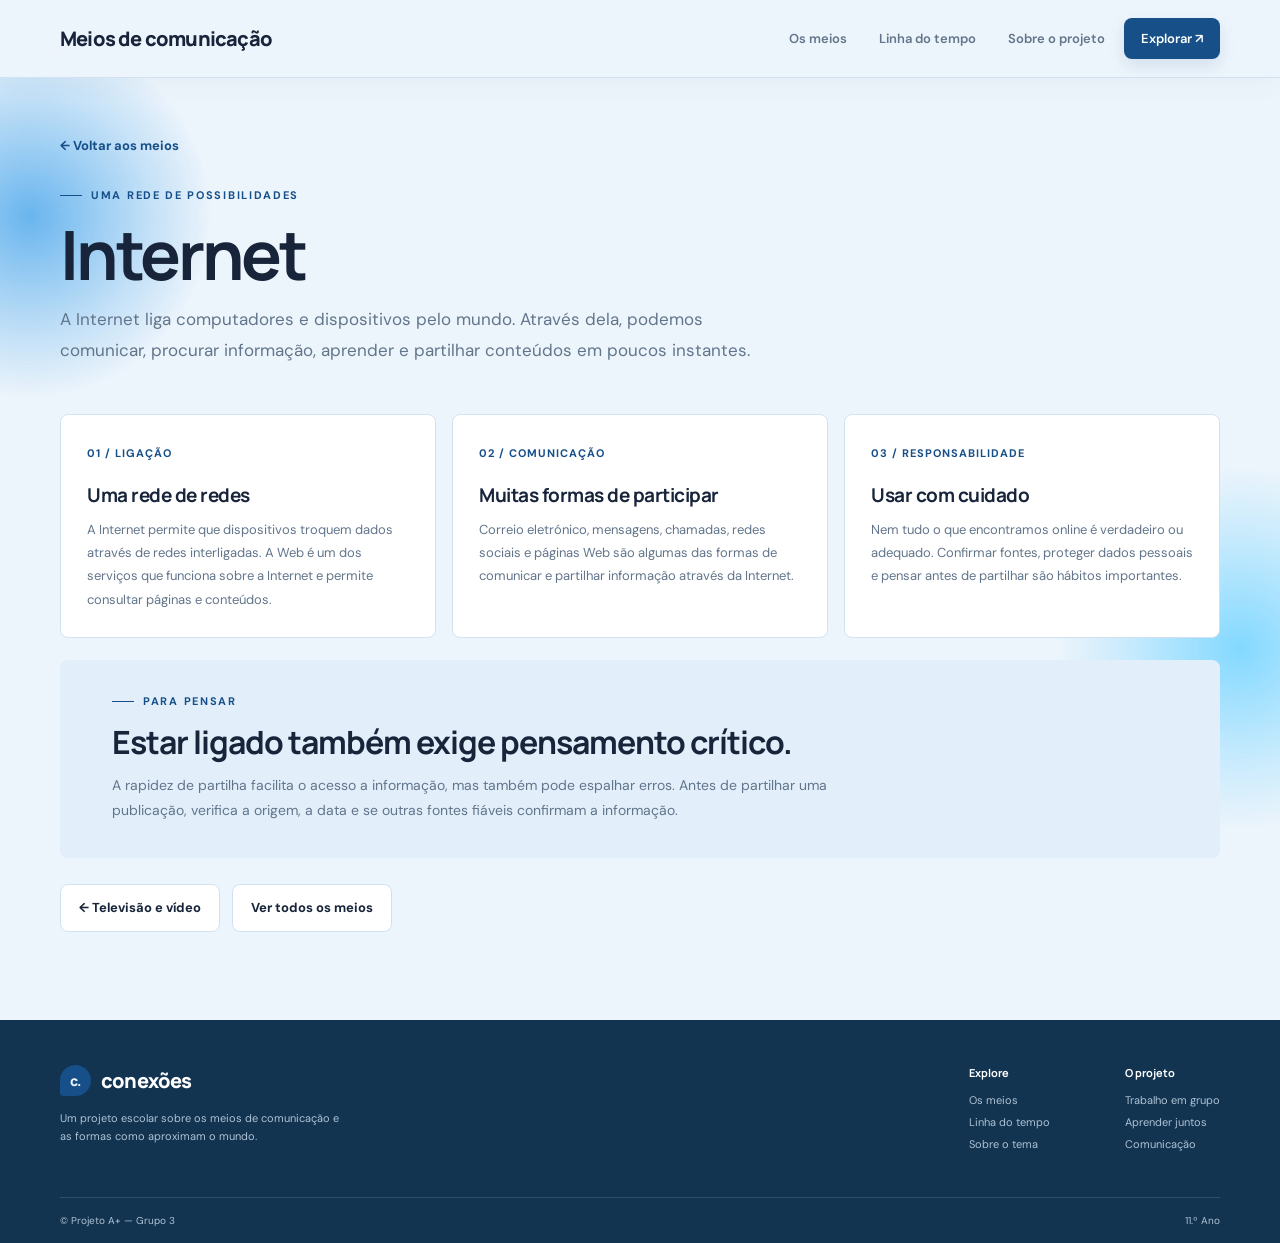
<file: internet.html>
<!DOCTYPE html>
<html lang="pt">
<head>
	<meta charset="UTF-8">
	<meta name="viewport" content="width=device-width, initial-scale=1.0">
	<meta name="description" content="Descobre como a Internet liga pessoas, serviços e informação.">
	<title>Internet | Meios de comunicação</title>
	<link rel="preconnect" href="https://fonts.googleapis.com">
	<link rel="preconnect" href="https://fonts.gstatic.com" crossorigin>
	<link href="https://fonts.googleapis.com/css2?family=DM+Sans:wght@400;500;600;700&family=Manrope:wght@400;500;600;700;800&display=swap" rel="stylesheet">
	<link rel="stylesheet" href="layout.css">
	<script src="script.js" defer></script>
</head>
<body>
	<a class="skip-link" href="#conteudo">Saltar para o conteúdo</a>
	<header class="site-header">
		<a class="logo" href="index.html#inicio">Meios de comunicação</a>
		<button class="menu-toggle" type="button" aria-expanded="false" aria-controls="main-navigation" aria-label="Abrir menu">
			<span></span><span></span><span></span>
		</button>
		<nav class="main-nav" id="main-navigation" aria-label="Navegação principal">
			<a href="index.html#meios">Os meios</a>
			<a href="index.html#historia">Linha do tempo</a>
			<a href="index.html#projeto">Sobre o projeto</a>
			<a class="nav-button" href="index.html#meios">Explorar <span aria-hidden="true">↗</span></a>
		</nav>
	</header>
	<main id="conteudo">
		<section class="detail-hero section-wrap">
			<a class="back-link" href="index.html#meios">← Voltar aos meios</a>
			<p class="eyebrow">Uma rede de possibilidades</p>
			<h1>Internet</h1>
			<p class="detail-lead">A Internet liga computadores e dispositivos pelo mundo. Através dela, podemos comunicar, procurar informação, aprender e partilhar conteúdos em poucos instantes.</p>
		</section>
		<section class="detail-content section-wrap" aria-label="Sobre a Internet">
			<div class="detail-grid">
				<article class="detail-panel"><span class="detail-number">01 / LIGAÇÃO</span><h2>Uma rede de redes</h2><p>A Internet permite que dispositivos troquem dados através de redes interligadas. A Web é um dos serviços que funciona sobre a Internet e permite consultar páginas e conteúdos.</p></article>
				<article class="detail-panel"><span class="detail-number">02 / COMUNICAÇÃO</span><h2>Muitas formas de participar</h2><p>Correio eletrónico, mensagens, chamadas, redes sociais e páginas Web são algumas das formas de comunicar e partilhar informação através da Internet.</p></article>
				<article class="detail-panel"><span class="detail-number">03 / RESPONSABILIDADE</span><h2>Usar com cuidado</h2><p>Nem tudo o que encontramos online é verdadeiro ou adequado. Confirmar fontes, proteger dados pessoais e pensar antes de partilhar são hábitos importantes.</p></article>
			</div>
			<aside class="detail-callout">
				<p class="eyebrow">Para pensar</p>
				<h2>Estar ligado também exige pensamento crítico.</h2>
				<p>A rapidez de partilha facilita o acesso a informação, mas também pode espalhar erros. Antes de partilhar uma publicação, verifica a origem, a data e se outras fontes fiáveis confirmam a informação.</p>
			</aside>
			<nav class="detail-navigation" aria-label="Explorar outras páginas">
				<a class="button" href="televisao-video.html">← Televisão e vídeo</a>
				<a class="button" href="index.html#meios">Ver todos os meios</a>
			</nav>
		</section>
	</main>
	<footer class="site-footer">
		<div class="footer-main section-wrap">
			<div class="footer-about"><a class="logo footer-logo" href="index.html#inicio"><span class="logo-mark">c.</span> conexões</a><p>Um projeto escolar sobre os meios de comunicação e as formas como aproximam o mundo.</p></div>
			<div class="footer-links">
				<div><h2>Explore</h2><a href="index.html#meios">Os meios</a><a href="index.html#historia">Linha do tempo</a><a href="index.html#projeto">Sobre o tema</a></div>
				<div><h2>O projeto</h2><a href="index.html#inicio">Trabalho em grupo</a><a href="index.html#meios">Aprender juntos</a><a href="index.html#projeto">Comunicação</a></div>
			</div>
		</div>
		<div class="footer-bottom section-wrap"><span>© Projeto A+ — Grupo 3</span><span>11.º Ano</span></div>
	</footer>
</body>
</html>
</file>
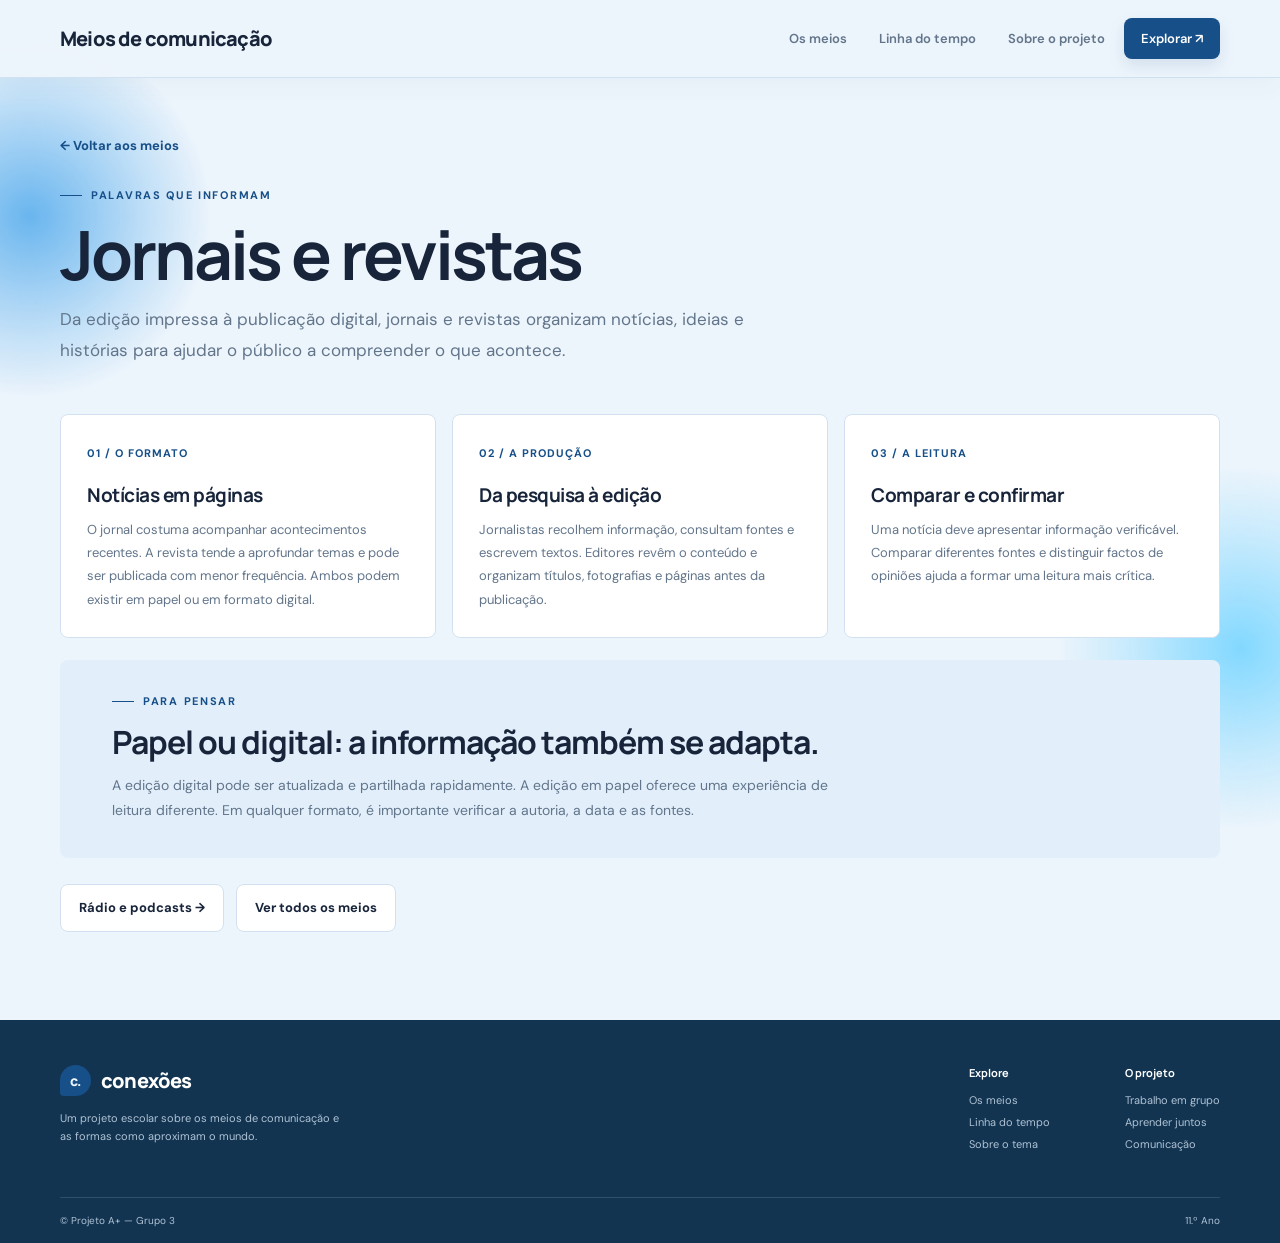
<file: jornais-revistas.html>
<!DOCTYPE html>
<html lang="pt">
<head>
	<meta charset="UTF-8">
	<meta name="viewport" content="width=device-width, initial-scale=1.0">
	<meta name="description" content="Descobre como os jornais e as revistas informam e contam histórias.">
	<title>Jornais e revistas | Meios de comunicação</title>
	<link rel="preconnect" href="https://fonts.googleapis.com">
	<link rel="preconnect" href="https://fonts.gstatic.com" crossorigin>
	<link href="https://fonts.googleapis.com/css2?family=DM+Sans:wght@400;500;600;700&family=Manrope:wght@400;500;600;700;800&display=swap" rel="stylesheet">
	<link rel="stylesheet" href="layout.css">
	<script src="script.js" defer></script>
</head>
<body>
	<a class="skip-link" href="#conteudo">Saltar para o conteúdo</a>
	<header class="site-header">
		<a class="logo" href="index.html#inicio">Meios de comunicação</a>
		<button class="menu-toggle" type="button" aria-expanded="false" aria-controls="main-navigation" aria-label="Abrir menu">
			<span></span><span></span><span></span>
		</button>
		<nav class="main-nav" id="main-navigation" aria-label="Navegação principal">
			<a href="index.html#meios">Os meios</a>
			<a href="index.html#historia">Linha do tempo</a>
			<a href="index.html#projeto">Sobre o projeto</a>
			<a class="nav-button" href="index.html#meios">Explorar <span aria-hidden="true">↗</span></a>
		</nav>
	</header>
	<main id="conteudo">
		<section class="detail-hero section-wrap">
			<a class="back-link" href="index.html#meios">← Voltar aos meios</a>
			<p class="eyebrow">Palavras que informam</p>
			<h1>Jornais e revistas</h1>
			<p class="detail-lead">Da edição impressa à publicação digital, jornais e revistas organizam notícias, ideias e histórias para ajudar o público a compreender o que acontece.</p>
		</section>
		<section class="detail-content section-wrap" aria-label="Sobre jornais e revistas">
			<div class="detail-grid">
				<article class="detail-panel"><span class="detail-number">01 / O FORMATO</span><h2>Notícias em páginas</h2><p>O jornal costuma acompanhar acontecimentos recentes. A revista tende a aprofundar temas e pode ser publicada com menor frequência. Ambos podem existir em papel ou em formato digital.</p></article>
				<article class="detail-panel"><span class="detail-number">02 / A PRODUÇÃO</span><h2>Da pesquisa à edição</h2><p>Jornalistas recolhem informação, consultam fontes e escrevem textos. Editores revêm o conteúdo e organizam títulos, fotografias e páginas antes da publicação.</p></article>
				<article class="detail-panel"><span class="detail-number">03 / A LEITURA</span><h2>Comparar e confirmar</h2><p>Uma notícia deve apresentar informação verificável. Comparar diferentes fontes e distinguir factos de opiniões ajuda a formar uma leitura mais crítica.</p></article>
			</div>
			<aside class="detail-callout">
				<p class="eyebrow">Para pensar</p>
				<h2>Papel ou digital: a informação também se adapta.</h2>
				<p>A edição digital pode ser atualizada e partilhada rapidamente. A edição em papel oferece uma experiência de leitura diferente. Em qualquer formato, é importante verificar a autoria, a data e as fontes.</p>
			</aside>
			<nav class="detail-navigation" aria-label="Explorar outras páginas">
				<a class="button" href="radio-podcasts.html">Rádio e podcasts →</a>
				<a class="button" href="index.html#meios">Ver todos os meios</a>
			</nav>
		</section>
	</main>
	<footer class="site-footer">
		<div class="footer-main section-wrap">
			<div class="footer-about"><a class="logo footer-logo" href="index.html#inicio"><span class="logo-mark">c.</span> conexões</a><p>Um projeto escolar sobre os meios de comunicação e as formas como aproximam o mundo.</p></div>
			<div class="footer-links">
				<div><h2>Explore</h2><a href="index.html#meios">Os meios</a><a href="index.html#historia">Linha do tempo</a><a href="index.html#projeto">Sobre o tema</a></div>
				<div><h2>O projeto</h2><a href="index.html#inicio">Trabalho em grupo</a><a href="index.html#meios">Aprender juntos</a><a href="index.html#projeto">Comunicação</a></div>
			</div>
		</div>
		<div class="footer-bottom section-wrap"><span>© Projeto A+ — Grupo 3</span><span>11.º Ano</span></div>
	</footer>
</body>
</html>
</file>
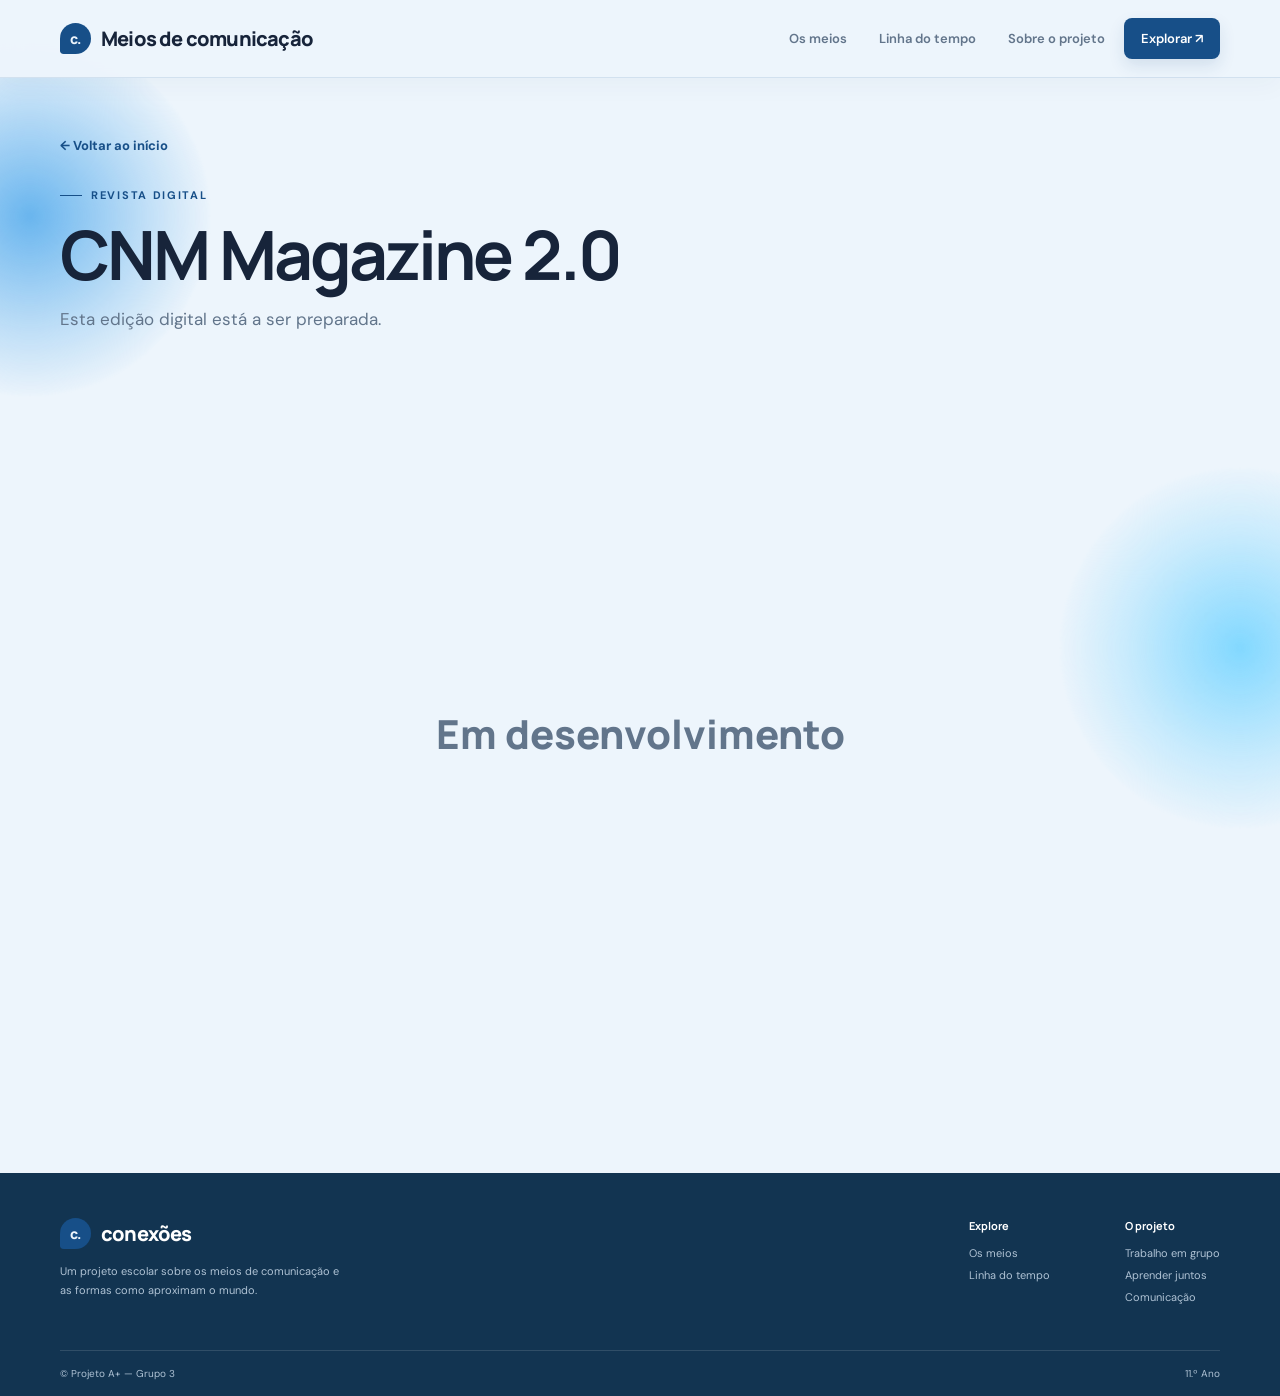
<file: Magazine 2.0.html>
<!DOCTYPE html>
<html lang="pt">
<head>
	<meta charset="UTF-8">
	<meta name="viewport" content="width=device-width, initial-scale=1.0">
	<meta name="description" content="CNM Magazine 2.0 — revista digital em desenvolvimento.">
	<title>CNM Magazine 2.0</title>
	<link rel="preconnect" href="https://fonts.googleapis.com">
	<link rel="preconnect" href="https://fonts.gstatic.com" crossorigin>
	<link href="https://fonts.googleapis.com/css2?family=DM+Sans:wght@400;500;600;700&family=Manrope:wght@400;500;600;700;800&display=swap" rel="stylesheet">
	<link rel="stylesheet" href="layout.css">
	<script src="script.js" defer></script>
</head>
<body>
	<a class="skip-link" href="#conteudo">Saltar para o conteúdo</a>
	<header class="site-header">
		<a class="logo" href="index.html#inicio"><span class="logo-mark" aria-hidden="true">c.</span>Meios de comunicação</a>
		<button class="menu-toggle" type="button" aria-expanded="false" aria-controls="main-navigation" aria-label="Abrir menu">
			<span></span><span></span><span></span>
		</button>
		<nav class="main-nav" id="main-navigation" aria-label="Navegação principal">
			<a href="index.html#meios">Os meios</a>
			<a href="index.html#historia">Linha do tempo</a>
			<a href="index.html#projeto">Sobre o projeto</a>
			<a class="nav-button" href="index.html#meios">Explorar <span aria-hidden="true">↗</span></a>
		</nav>
	</header>
	<main id="conteudo">
		<section class="detail-hero section-wrap">
			<a class="back-link" href="index.html#inicio">← Voltar ao início</a>
			<p class="eyebrow">Revista digital</p>
			<h1>CNM Magazine 2.0</h1>
			<p class="detail-lead">Esta edição digital está a ser preparada.</p>
		</section>
		<section class="book-reader-wrap section-wrap" aria-label="CNM Magazine 2.0">
			<div class="magazine-placeholder" role="status">Em desenvolvimento</div>
		</section>
	</main>
	<footer class="site-footer">
		<div class="footer-main section-wrap">
			<div class="footer-about"><a class="logo footer-logo" href="index.html#inicio"><span class="logo-mark">c.</span> conexões</a><p>Um projeto escolar sobre os meios de comunicação e as formas como aproximam o mundo.</p></div>
			<div class="footer-links">
				<div><h2>Explore</h2><a href="index.html#meios">Os meios</a><a href="index.html#historia">Linha do tempo</a></div>
				<div><h2>O projeto</h2><a href="index.html#inicio">Trabalho em grupo</a><a href="index.html#meios">Aprender juntos</a><a href="index.html#projeto">Comunicação</a></div>
			</div>
		</div>
		<div class="footer-bottom section-wrap"><span>© Projeto A+ — Grupo 3</span><span>11.º Ano</span></div>
	</footer>
</body>
</html>
</file>
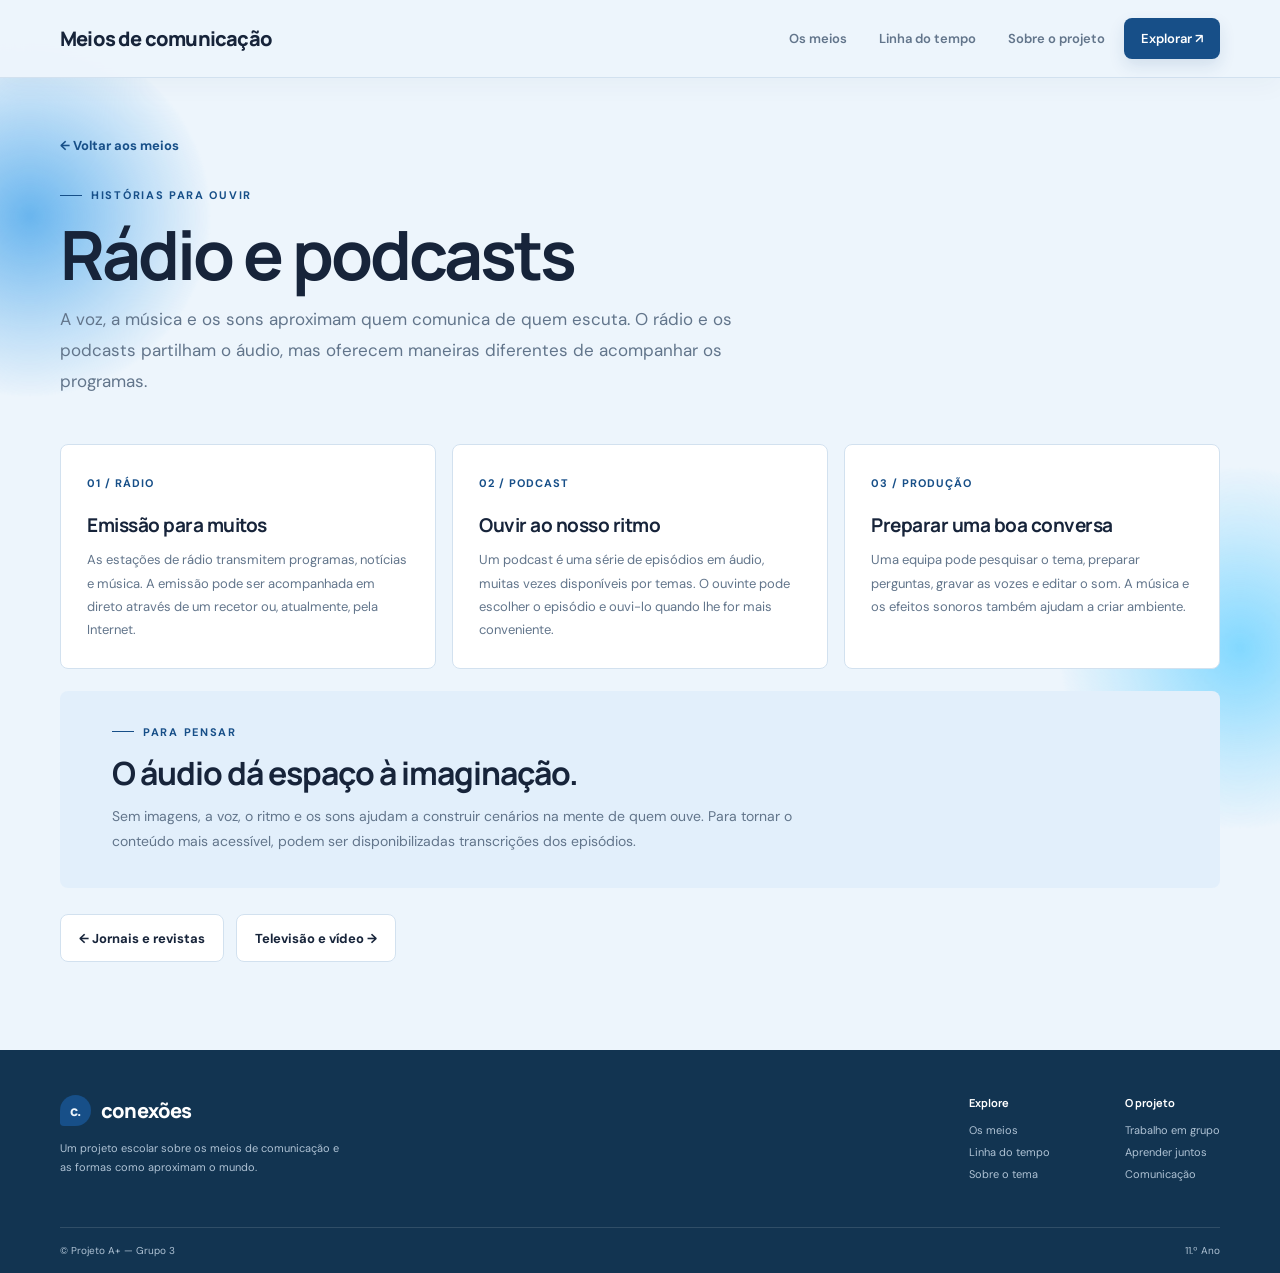
<file: radio-podcasts.html>
<!DOCTYPE html>
<html lang="pt">
<head>
	<meta charset="UTF-8">
	<meta name="viewport" content="width=device-width, initial-scale=1.0">
	<meta name="description" content="Descobre as diferenças entre rádio e podcasts e como comunicam através do som.">
	<title>Rádio e podcasts | Meios de comunicação</title>
	<link rel="preconnect" href="https://fonts.googleapis.com">
	<link rel="preconnect" href="https://fonts.gstatic.com" crossorigin>
	<link href="https://fonts.googleapis.com/css2?family=DM+Sans:wght@400;500;600;700&family=Manrope:wght@400;500;600;700;800&display=swap" rel="stylesheet">
	<link rel="stylesheet" href="layout.css">
	<script src="script.js" defer></script>
</head>
<body>
	<a class="skip-link" href="#conteudo">Saltar para o conteúdo</a>
	<header class="site-header">
		<a class="logo" href="index.html#inicio">Meios de comunicação</a>
		<button class="menu-toggle" type="button" aria-expanded="false" aria-controls="main-navigation" aria-label="Abrir menu">
			<span></span><span></span><span></span>
		</button>
		<nav class="main-nav" id="main-navigation" aria-label="Navegação principal">
			<a href="index.html#meios">Os meios</a>
			<a href="index.html#historia">Linha do tempo</a>
			<a href="index.html#projeto">Sobre o projeto</a>
			<a class="nav-button" href="index.html#meios">Explorar <span aria-hidden="true">↗</span></a>
		</nav>
	</header>
	<main id="conteudo">
		<section class="detail-hero section-wrap">
			<a class="back-link" href="index.html#meios">← Voltar aos meios</a>
			<p class="eyebrow">Histórias para ouvir</p>
			<h1>Rádio e podcasts</h1>
			<p class="detail-lead">A voz, a música e os sons aproximam quem comunica de quem escuta. O rádio e os podcasts partilham o áudio, mas oferecem maneiras diferentes de acompanhar os programas.</p>
		</section>
		<section class="detail-content section-wrap" aria-label="Sobre rádio e podcasts">
			<div class="detail-grid">
				<article class="detail-panel"><span class="detail-number">01 / RÁDIO</span><h2>Emissão para muitos</h2><p>As estações de rádio transmitem programas, notícias e música. A emissão pode ser acompanhada em direto através de um recetor ou, atualmente, pela Internet.</p></article>
				<article class="detail-panel"><span class="detail-number">02 / PODCAST</span><h2>Ouvir ao nosso ritmo</h2><p>Um podcast é uma série de episódios em áudio, muitas vezes disponíveis por temas. O ouvinte pode escolher o episódio e ouvi-lo quando lhe for mais conveniente.</p></article>
				<article class="detail-panel"><span class="detail-number">03 / PRODUÇÃO</span><h2>Preparar uma boa conversa</h2><p>Uma equipa pode pesquisar o tema, preparar perguntas, gravar as vozes e editar o som. A música e os efeitos sonoros também ajudam a criar ambiente.</p></article>
			</div>
			<aside class="detail-callout">
				<p class="eyebrow">Para pensar</p>
				<h2>O áudio dá espaço à imaginação.</h2>
				<p>Sem imagens, a voz, o ritmo e os sons ajudam a construir cenários na mente de quem ouve. Para tornar o conteúdo mais acessível, podem ser disponibilizadas transcrições dos episódios.</p>
			</aside>
			<nav class="detail-navigation" aria-label="Explorar outras páginas">
				<a class="button" href="jornais-revistas.html">← Jornais e revistas</a>
				<a class="button" href="televisao-video.html">Televisão e vídeo →</a>
			</nav>
		</section>
	</main>
	<footer class="site-footer">
		<div class="footer-main section-wrap">
			<div class="footer-about"><a class="logo footer-logo" href="index.html#inicio"><span class="logo-mark">c.</span> conexões</a><p>Um projeto escolar sobre os meios de comunicação e as formas como aproximam o mundo.</p></div>
			<div class="footer-links">
				<div><h2>Explore</h2><a href="index.html#meios">Os meios</a><a href="index.html#historia">Linha do tempo</a><a href="index.html#projeto">Sobre o tema</a></div>
				<div><h2>O projeto</h2><a href="index.html#inicio">Trabalho em grupo</a><a href="index.html#meios">Aprender juntos</a><a href="index.html#projeto">Comunicação</a></div>
			</div>
		</div>
		<div class="footer-bottom section-wrap"><span>© Projeto A+ — Grupo 3</span><span>11.º Ano</span></div>
	</footer>
</body>
</html>
</file>
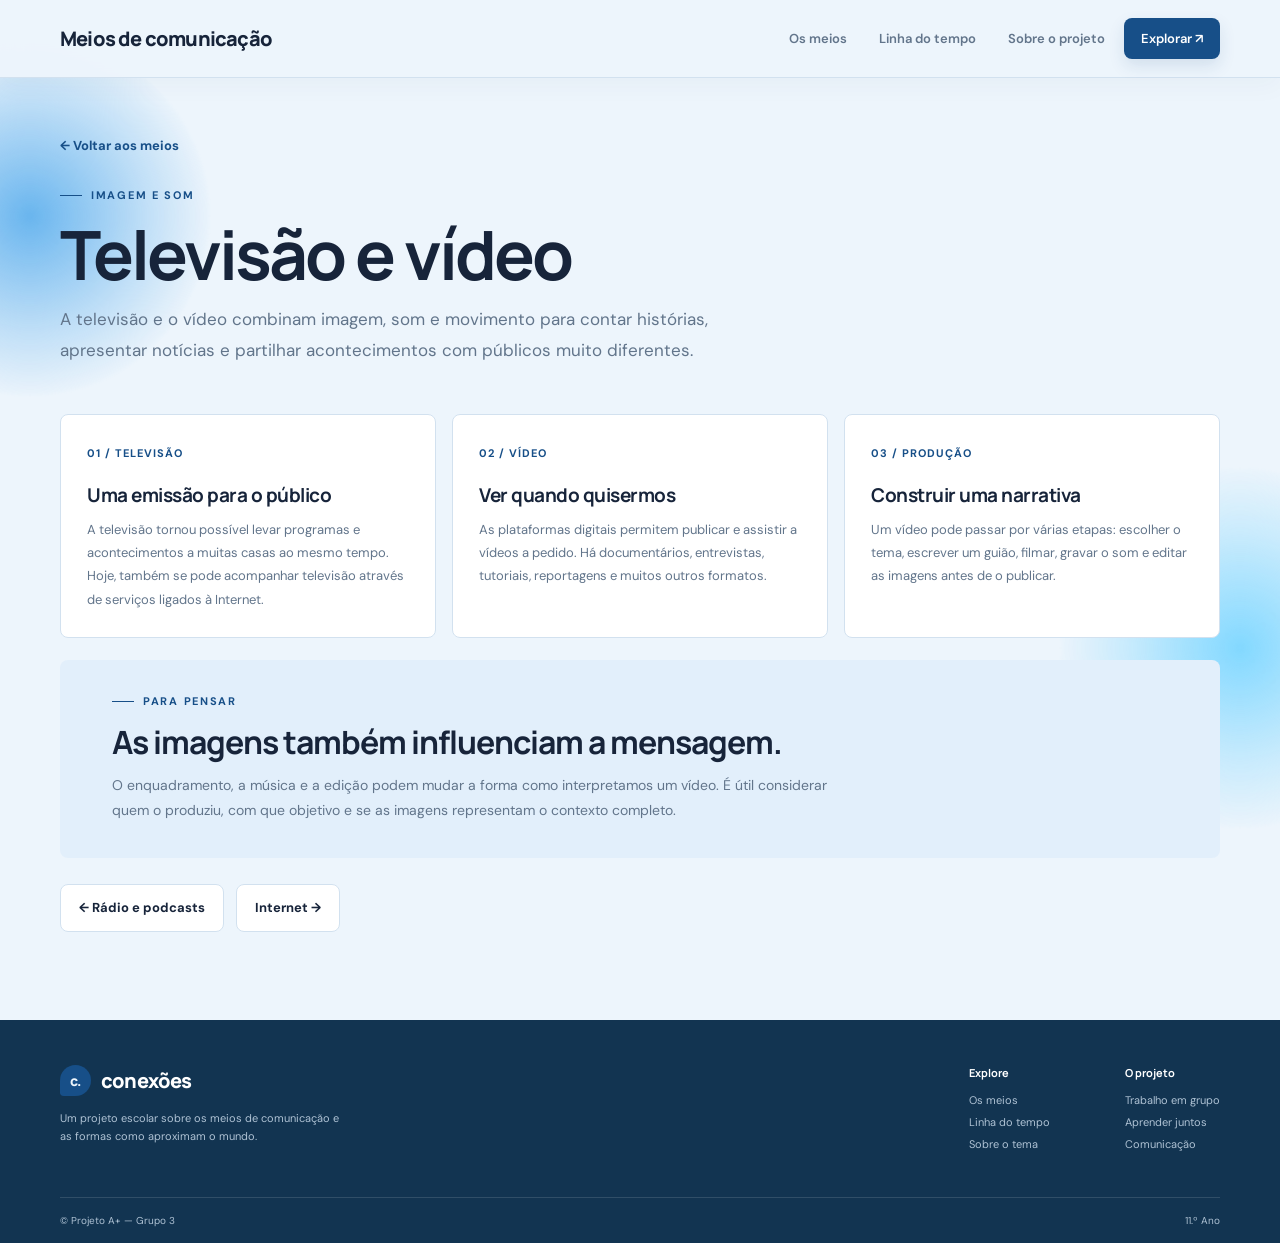
<file: televisao-video.html>
<!DOCTYPE html>
<html lang="pt">
<head>
	<meta charset="UTF-8">
	<meta name="viewport" content="width=device-width, initial-scale=1.0">
	<meta name="description" content="Descobre como a televisão e o vídeo combinam imagem e som para comunicar.">
	<title>Televisão e vídeo | Meios de comunicação</title>
	<link rel="preconnect" href="https://fonts.googleapis.com">
	<link rel="preconnect" href="https://fonts.gstatic.com" crossorigin>
	<link href="https://fonts.googleapis.com/css2?family=DM+Sans:wght@400;500;600;700&family=Manrope:wght@400;500;600;700;800&display=swap" rel="stylesheet">
	<link rel="stylesheet" href="layout.css">
	<script src="script.js" defer></script>
</head>
<body>
	<a class="skip-link" href="#conteudo">Saltar para o conteúdo</a>
	<header class="site-header">
		<a class="logo" href="index.html#inicio">Meios de comunicação</a>
		<button class="menu-toggle" type="button" aria-expanded="false" aria-controls="main-navigation" aria-label="Abrir menu">
			<span></span><span></span><span></span>
		</button>
		<nav class="main-nav" id="main-navigation" aria-label="Navegação principal">
			<a href="index.html#meios">Os meios</a>
			<a href="index.html#historia">Linha do tempo</a>
			<a href="index.html#projeto">Sobre o projeto</a>
			<a class="nav-button" href="index.html#meios">Explorar <span aria-hidden="true">↗</span></a>
		</nav>
	</header>
	<main id="conteudo">
		<section class="detail-hero section-wrap">
			<a class="back-link" href="index.html#meios">← Voltar aos meios</a>
			<p class="eyebrow">Imagem e som</p>
			<h1>Televisão e vídeo</h1>
			<p class="detail-lead">A televisão e o vídeo combinam imagem, som e movimento para contar histórias, apresentar notícias e partilhar acontecimentos com públicos muito diferentes.</p>
		</section>
		<section class="detail-content section-wrap" aria-label="Sobre televisão e vídeo">
			<div class="detail-grid">
				<article class="detail-panel"><span class="detail-number">01 / TELEVISÃO</span><h2>Uma emissão para o público</h2><p>A televisão tornou possível levar programas e acontecimentos a muitas casas ao mesmo tempo. Hoje, também se pode acompanhar televisão através de serviços ligados à Internet.</p></article>
				<article class="detail-panel"><span class="detail-number">02 / VÍDEO</span><h2>Ver quando quisermos</h2><p>As plataformas digitais permitem publicar e assistir a vídeos a pedido. Há documentários, entrevistas, tutoriais, reportagens e muitos outros formatos.</p></article>
				<article class="detail-panel"><span class="detail-number">03 / PRODUÇÃO</span><h2>Construir uma narrativa</h2><p>Um vídeo pode passar por várias etapas: escolher o tema, escrever um guião, filmar, gravar o som e editar as imagens antes de o publicar.</p></article>
			</div>
			<aside class="detail-callout">
				<p class="eyebrow">Para pensar</p>
				<h2>As imagens também influenciam a mensagem.</h2>
				<p>O enquadramento, a música e a edição podem mudar a forma como interpretamos um vídeo. É útil considerar quem o produziu, com que objetivo e se as imagens representam o contexto completo.</p>
			</aside>
			<nav class="detail-navigation" aria-label="Explorar outras páginas">
				<a class="button" href="radio-podcasts.html">← Rádio e podcasts</a>
				<a class="button" href="internet.html">Internet →</a>
			</nav>
		</section>
	</main>
	<footer class="site-footer">
		<div class="footer-main section-wrap">
			<div class="footer-about"><a class="logo footer-logo" href="index.html#inicio"><span class="logo-mark">c.</span> conexões</a><p>Um projeto escolar sobre os meios de comunicação e as formas como aproximam o mundo.</p></div>
			<div class="footer-links">
				<div><h2>Explore</h2><a href="index.html#meios">Os meios</a><a href="index.html#historia">Linha do tempo</a><a href="index.html#projeto">Sobre o tema</a></div>
				<div><h2>O projeto</h2><a href="index.html#inicio">Trabalho em grupo</a><a href="index.html#meios">Aprender juntos</a><a href="index.html#projeto">Comunicação</a></div>
			</div>
		</div>
		<div class="footer-bottom section-wrap"><span>© Projeto A+ — Grupo 3</span><span>11.º Ano</span></div>
	</footer>
</body>
</html>
</file>
<file: layout.css>
:root {
	--paper: #edf5fc;
	--ink: #17243a;
	--muted: #62758b;
	--green: #174f88;
	--lime: #82d8ff;
	--line: #d2e1ef;
	--white: #fff;
	--serif: Georgia, "Times New Roman", serif;
}

* { box-sizing: border-box; }
html { scroll-behavior: smooth; scroll-padding-top: 92px; }
body {
	margin: 0;
	color: var(--ink);
	background: var(--paper);
	font-family: "DM Sans", sans-serif;
	-webkit-font-smoothing: antialiased;
}
body::before,
body::after {
	position: fixed;
	z-index: -1;
	border-radius: 50%;
	filter: blur(1px);
	pointer-events: none;
	content: "";
}
body::before {
	top: 4%;
	left: -150px;
	width: 360px;
	height: 360px;
	background: radial-gradient(circle, #69b5ee 0, #69b5ee55 46%, transparent 72%);
	animation: ambient-orbit 16s ease-in-out infinite alternate;
}
body::after {
	right: -140px;
	bottom: 8%;
	width: 360px;
	height: 360px;
	background: radial-gradient(circle, #82d8ff 0, #82d8ff55 45%, transparent 72%);
	animation: ambient-orbit 20s ease-in-out infinite alternate-reverse;
}
@keyframes ambient-orbit {
	from { transform: translate3d(0, 0, 0) scale(.92); }
	to { transform: translate3d(38px, -32px, 0) scale(1.08); }
}
a { color: inherit; text-decoration: none; }
img { max-width: 100%; }
.section-wrap { width: min(1160px, calc(100% - 48px)); margin-inline: auto; }
.skip-link {
	position: absolute;
	top: 10px;
	left: 10px;
	z-index: 20;
	padding: 10px 14px;
	transform: translateY(-160%);
	border-radius: 5px;
	color: var(--white);
	background: var(--green);
	font-size: 13px;
	font-weight: 700;
}
.skip-link:focus { transform: translateY(0); }
:focus-visible { outline: 3px solid #e29b26; outline-offset: 4px; }
.sr-only {
	position: absolute;
	width: 1px;
	height: 1px;
	padding: 0;
	margin: -1px;
	overflow: hidden;
	clip: rect(0, 0, 0, 0);
	white-space: nowrap;
	border: 0;
}

.dilemma-dialog {
	width: min(1080px, calc(100vw - 32px));
	max-width: none;
	max-height: calc(100vh - 32px);
	padding: 0;
	overflow: hidden;
	border: 1px solid #ffffff70;
	border-radius: 18px;
	background: var(--white);
	box-shadow: 0 30px 90px #091d3880;
}
.dilemma-dialog[open] { animation: dilemma-enter .45s cubic-bezier(.2,.75,.25,1) both; }
.dilemma-dialog::backdrop { background: #091d38b8; backdrop-filter: blur(8px); }
@keyframes dilemma-enter {
	from { opacity: 0; transform: translateY(24px) scale(.96); }
	to { opacity: 1; transform: translateY(0) scale(1); }
}
.dilemma-shell { position: relative; display: grid; grid-template-columns: 43% 57%; max-height: calc(100vh - 32px); }
.dilemma-close {
	position: absolute;
	top: 14px;
	right: 14px;
	z-index: 2;
	display: grid;
	width: 38px;
	height: 38px;
	place-items: center;
	border: 1px solid #cad8e5;
	border-radius: 50%;
	color: var(--ink);
	background: #ffffffec;
	font-size: 25px;
	line-height: 1;
	cursor: pointer;
	transition: transform .2s ease, background .2s ease;
}
.dilemma-close:hover { transform: rotate(8deg); background: #eff6fc; }
.dilemma-image { display: grid; min-height: 580px; place-items: center; padding: 26px 18px 26px 28px; background: linear-gradient(145deg, #dceafa, #edf6fc); }
.dilemma-image img { width: 100%; max-height: 530px; border-radius: 10px; object-fit: contain; transform: scale(1.04); }
.dilemma-content { overflow-y: auto; padding: 38px 44px 36px; }
.dilemma-content h2 { margin: 12px 0 10px; color: var(--ink); font-size: clamp(24px, 3vw, 34px); line-height: 1.12; letter-spacing: -1.4px; }
.dilemma-question { margin: 0 0 18px; color: var(--ink); font-size: 17px; font-weight: 600; line-height: 1.55; }
.dilemma-content fieldset { display: grid; gap: 8px; margin: 0; padding: 0; border: 0; }
.dilemma-option {
	display: grid;
	grid-template-columns: 20px 1fr;
	align-items: start;
	gap: 10px;
	padding: 11px 13px;
	border: 1px solid #d7e3ef;
	border-radius: 9px;
	color: #26384a;
	background: #fbfdff;
	font-size: 13px;
	line-height: 1.45;
	cursor: pointer;
	transition: border-color .2s ease, background .2s ease, transform .2s ease;
}
.dilemma-option:hover { transform: translateX(3px); border-color: #87afd3; background: #f3f8fd; }
.dilemma-option:has(input:checked) { border-color: var(--green); background: #eaf3fb; box-shadow: inset 3px 0 0 var(--green); }
.dilemma-option input { width: 18px; height: 18px; margin: 1px 0 0; accent-color: var(--green); }
.dilemma-option strong { color: var(--ink); }
.dilemma-option-copy { display: block; min-width: 0; }
.dilemma-percent {
	display: block;
	margin-top: 7px;
	color: var(--green);
	font-size: 12px;
	font-weight: 800;
}
.dilemma-bar {
	position: relative;
	display: block;
	width: 100%;
	height: 6px;
	margin-top: 5px;
	overflow: hidden;
	border-radius: 999px;
	background: #dce6ef;
}
.dilemma-bar::after {
	position: absolute;
	inset: 0 auto 0 0;
	width: var(--dilemma-width, 0%);
	border-radius: inherit;
	background: linear-gradient(90deg, var(--green), #72acd8);
	content: "";
	transition: width .55s cubic-bezier(.2,.75,.25,1);
}
.dilemma-confirm { width: 100%; min-height: 48px; margin-top: 14px; border: 0; border-radius: 8px; color: var(--white); background: var(--green); font: 700 14px "DM Sans", sans-serif; cursor: pointer; transition: transform .2s ease, opacity .2s ease, background .2s ease; }
.dilemma-confirm:hover:not(:disabled) { transform: translateY(-2px); background: #103861; }
.dilemma-confirm:disabled { color: #94a0ad; background: #edf1f5; cursor: not-allowed; }
.dilemma-result { margin: 13px 0 0; padding: 12px 14px; border-radius: 8px; color: #174f88; background: #eaf3fb; font-size: 13px; line-height: 1.5; }

.site-header {
	position: sticky;
	top: 0;
	z-index: 20;
	width: 100%;
	height: 78px;
	padding-inline: max(24px, calc((100% - 1160px) / 2));
	display: flex;
	align-items: center;
	justify-content: space-between;
	border-bottom: 1px solid var(--line);
	background: #edf5fcef;
	box-shadow: 0 8px 24px #17345109;
	backdrop-filter: blur(14px);
}
.menu-toggle { display: none; }
.logo { display: inline-flex; align-items: center; gap: 10px; color: var(--ink); font: 800 20px Manrope, sans-serif; letter-spacing: -.8px; white-space: nowrap; }
.logo:hover { color: var(--green); }
.logo-mark {
	display: grid;
	width: 31px;
	height: 31px;
	place-items: center;
	border-radius: 50% 50% 50% 12%;
	color: var(--paper);
	background: var(--green);
	font-size: 14px;
}
.main-nav { display: flex; align-items: center; gap: 6px; color: var(--muted); font-size: 13px; font-weight: 600; }
.main-nav a:not(.nav-button) { padding: 11px 13px; border-radius: 7px; transition: color .2s ease, background .2s ease; }
.main-nav a:not(.nav-button):hover, .main-nav a:not(.nav-button):focus-visible, .text-link:hover { color: var(--green); background: var(--white); }
.nav-button { padding: 12px 17px; border-radius: 8px; color: var(--white); background: var(--green); box-shadow: 0 7px 16px #174a7e20; transition: background .2s ease, transform .2s ease, box-shadow .2s ease; }
.nav-button:hover, .button-primary:hover { background: #103861; transform: translateY(-2px); box-shadow: 0 12px 22px #174f8835; }

.hero { display: grid; grid-template-columns: 1.02fr .98fr; align-items: center; gap: 62px; padding-top: 84px; padding-bottom: 88px; }
.hero-content, .hero-image, .highlights, .section-heading, .media-card, .project-book-card, .feature, .quote, .timeline-item {
	opacity: 0;
	transform: translateY(18px);
	transition: opacity .65s ease, transform .65s ease;
}
.hero-content::before {
	position: absolute;
	z-index: -1;
	top: -48px;
	left: -44px;
	width: 150px;
	height: 150px;
	border: 1px solid #174f8812;
	border-radius: 50%;
	box-shadow: 0 0 0 22px #174f8807, 0 0 0 44px #174f8804;
	content: "";
	animation: hero-ripple 9s ease-in-out infinite;
}
.hero-content { position: relative; }
@keyframes hero-ripple {
	50% { transform: scale(1.08) translate(8px, -5px); opacity: .65; }
}
.hero-content.is-visible, .hero-image.is-visible, .highlights.is-visible, .section-heading.is-visible, .media-card.is-visible, .project-book-card.is-visible, .feature.is-visible, .quote.is-visible, .timeline-item.is-visible {
	opacity: 1;
	transform: translateY(0);
}
.hero-image.is-visible { animation: image-float 7s ease-in-out 1s infinite alternate; }
@keyframes image-float {
	from { transform: translateY(0); }
	to { transform: translateY(-8px); }
}
.eyebrow { display: flex; align-items: center; gap: 9px; margin: 0; color: var(--green); font-size: 11px; font-weight: 700; letter-spacing: 1.7px; text-transform: uppercase; }
.eyebrow::before { width: 22px; height: 1px; background: currentColor; content: ""; }
h1, h2, h3 { font-family: Manrope, sans-serif; }
.hero h1 { max-width: 560px; margin: 19px 0 18px; font-size: clamp(42px, 5.5vw, 69px); line-height: 1.03; letter-spacing: -3.4px; }
.hero h1 em { color: var(--green); font-family: var(--serif); font-weight: 400; }
.hero-description { max-width: 450px; margin: 0 0 28px; color: var(--muted); font-size: 15px; line-height: 1.8; }
.hero-actions { display: flex; align-items: center; gap: 20px; }
.button { display: inline-flex; min-height: 48px; align-items: center; gap: 12px; padding: 0 18px; border-radius: 8px; font-size: 13px; font-weight: 700; transition: background .2s ease, transform .2s ease, box-shadow .2s ease; }
.button-primary { color: var(--white); background: var(--green); box-shadow: 0 7px 16px #174a7e20; }
.button span { font-size: 17px; }
.text-link { font-size: 13px; font-weight: 700; }
.dilemma-open {
	display: inline-flex;
	min-height: 48px;
	align-items: center;
	justify-content: center;
	padding: 0 18px;
	border: 1px solid #86bddf;
	border-radius: 8px;
	color: #174f88;
	background: #dcedfb;
	box-shadow: 0 7px 16px #174f8820;
	font-size: 13px;
	font-weight: 700;
	cursor: pointer;
	transition: background .2s ease, transform .2s ease, box-shadow .2s ease, border-color .2s ease;
}
.dilemma-open:hover {
	transform: translateY(-2px);
	border-color: #72aacf;
	background: #c9e4f8;
	box-shadow: 0 12px 22px #174f8830;
}
.hero-caption { display: flex; align-items: center; gap: 10px; margin: 46px 0 0; color: var(--muted); font-size: 11px; }
.hero-caption span { color: var(--green); font-size: 20px; }
.hero-image { position: relative; min-height: 430px; overflow: hidden; border: 1px solid #bfd3e6; border-radius: 16px; background: #dceaf7; box-shadow: 0 24px 55px #17345118; }
.hero-image::after {
	position: absolute;
	inset: 0;
	background: linear-gradient(115deg, transparent 20%, #ffffff35 45%, transparent 70%);
	transform: translateX(-130%);
	animation: image-shimmer 8s ease-in-out 2s infinite;
	content: "";
	pointer-events: none;
}
@keyframes image-shimmer {
	0%, 60% { transform: translateX(-130%); }
	100% { transform: translateX(130%); }
}
.hero-image img { display: block; width: 100%; height: 430px; object-fit: cover; }
.image-label { position: absolute; right: 15px; bottom: 15px; left: 15px; display: flex; justify-content: space-between; gap: 15px; padding: 14px 16px; border: 1px solid #ffffff80; border-radius: 5px; color: var(--white); background: #17221db8; backdrop-filter: blur(8px); font-size: 11px; }
.image-label strong { font-size: 12px; }

.highlights { display: grid; grid-template-columns: repeat(3, 1fr); border-top: 1px solid var(--line); border-bottom: 1px solid var(--line); }
.highlight { display: flex; align-items: center; gap: 15px; padding: 23px 7%; border-right: 1px solid var(--line); }
.highlight:last-child { border-right: 0; }
.highlight-icon { display: grid; width: 40px; height: 40px; flex: 0 0 40px; place-items: center; border-radius: 50%; color: var(--green); background: #dceafa; font-size: 18px; }
.highlight h2 { margin: 0 0 3px; font-size: 15px; letter-spacing: -.4px; }
.highlight p { margin: 0; color: var(--muted); font-size: 11px; }

.content-section { padding-top: 88px; padding-bottom: 88px; }
.section-heading { display: flex; align-items: end; justify-content: space-between; gap: 25px; margin-bottom: 32px; }
.section-heading h2 { max-width: 520px; margin: 12px 0 0; font-size: clamp(30px, 4vw, 43px); line-height: 1.12; letter-spacing: -2px; }
.section-intro { max-width: 330px; margin: 0 0 3px; color: var(--muted); font-size: 13px; line-height: 1.75; }
.media-grid { display: grid; grid-template-columns: repeat(4, 1fr); gap: 15px; }
.media-card { position: relative; min-height: 254px; overflow: hidden; padding: 23px 20px; border: 1px solid var(--line); border-radius: 12px; background: var(--white); box-shadow: 0 6px 18px #17345108; transition: transform .25s ease, box-shadow .25s ease, border-color .25s ease; }
.media-card:hover { transform: translateY(-7px); border-color: #82b7e3; box-shadow: 0 16px 34px #174f8818; }
.media-card::after { position: absolute; right: -28px; bottom: -28px; width: 70px; height: 70px; border-radius: 50%; background: #82d8ff22; transform: scale(.7); transition: transform .35s ease; content: ""; }
.media-card:hover::after { transform: scale(1.8); }
.media-icon { display: grid; width: 43px; height: 43px; margin-bottom: 27px; place-items: center; border-radius: 12px 12px 12px 3px; color: var(--green); background: #dceafa; font-size: 20px; transition: transform .25s ease, background .25s ease; }
.media-card:hover .media-icon { transform: rotate(-5deg) scale(1.08); background: #c9e1f7; }
.icon-radio { background: #e5effb; }
.icon-tv { background: #e7eafb; }
.icon-internet { background: #dcf1f7; }
.media-card h3 { margin: 0 0 9px; font-size: 16px; letter-spacing: -.4px; }
.media-card h3 a:hover { color: var(--green); }
.media-card > p { min-height: 58px; margin: 0 0 17px; color: var(--muted); font-size: 12px; line-height: 1.65; }
.media-card details { border-top: 1px solid var(--line); padding-top: 12px; }
.media-card summary { width: fit-content; color: var(--green); cursor: pointer; font-size: 11px; font-weight: 700; }
.media-card details p { min-height: 0; margin: 11px 0 0; color: var(--muted); font-size: 12px; line-height: 1.65; }
.media-card-link { display: inline-flex; align-items: center; gap: 5px; margin-top: 14px; color: var(--green); font-size: 11px; font-weight: 700; }
.media-card-link:hover { text-decoration: underline; text-underline-offset: 3px; }

.project-book-section { padding-top: 10px; padding-bottom: 88px; }
.project-book-card { position: relative; display: grid; grid-template-columns: 1.2fr .8fr; align-items: center; gap: 35px; min-height: 285px; overflow: hidden; padding: 38px clamp(28px, 6vw, 72px); border: 1px solid var(--line); border-radius: 12px; background: linear-gradient(135deg, #e4f1fc, #f5f9fd); box-shadow: 0 8px 25px #17345108; }
.project-book-card::before {
	position: absolute;
	top: -120px;
	right: -80px;
	width: 230px;
	height: 230px;
	border: 1px solid #174f8814;
	border-radius: 50%;
	box-shadow: 0 0 0 24px #174f8808, 0 0 0 48px #174f8805;
	content: "";
	animation: card-rings 12s ease-in-out infinite alternate;
	pointer-events: none;
}
@keyframes card-rings {
	from { transform: translate3d(0, 0, 0) rotate(0); }
	to { transform: translate3d(-18px, 20px, 0) rotate(12deg); }
}
.project-book-content h2 { max-width: 470px; margin: 15px 0 11px; font-size: clamp(26px, 3.4vw, 38px); line-height: 1.14; letter-spacing: -1.5px; }
.project-book-content > p:not(.eyebrow) { max-width: 450px; margin: 0 0 20px; color: var(--muted); font-size: 13px; line-height: 1.75; }
.project-book-art { display: grid; min-height: 245px; place-items: center; overflow: hidden; perspective: 700px; }
.project-book-cover-button { display: block; width: min(165px, 100%); height: 232px; padding: 0; transform: rotateY(-7deg) rotateZ(-1deg); border: 0; border-radius: 3px 6px 6px 6px; background: var(--white); box-shadow: 10px 14px 25px #142b4333; cursor: zoom-in; transition: transform .2s ease, box-shadow .2s ease; }
.project-book-cover-button:hover:not(:disabled) { transform: rotateY(-4deg) rotateZ(0) scale(1.04); box-shadow: 13px 18px 30px #142b4340; }
.project-book-cover-button:disabled { cursor: wait; }
.project-book-cover-preview { display: block; width: 100%; height: 100%; border-radius: inherit; background: var(--white); }
.project-book-cover-fallback { max-width: 165px; color: var(--muted); font-size: 11px; text-align: center; }
.project-book-cover-dialog { position: fixed; width: min(92vw, 560px); max-width: none; max-height: 92vh; padding: 58px 24px 24px; overflow: hidden; border: 1px solid #ffffff30; border-radius: 12px; color: var(--white); background: #142b43; box-shadow: 0 25px 80px #06142380; }
.project-book-cover-dialog::backdrop { background: #081827d9; backdrop-filter: blur(5px); }
.project-book-cover-close { position: absolute; top: 14px; right: 14px; display: inline-flex; align-items: center; gap: 8px; padding: 8px 12px; border: 1px solid #ffffff45; border-radius: 5px; color: var(--white); background: transparent; font: inherit; cursor: pointer; }
.project-book-cover-close:hover { border-color: var(--lime); color: var(--lime); }
.project-book-cover-close span { font-size: 18px; line-height: 1; }
.project-book-cover-large { display: block; width: auto; max-width: 100%; height: auto; max-height: calc(92vh - 90px); margin: 0 auto; object-fit: contain; background: var(--white); }
.project-book-card + .project-book-card { margin-top: 18px; }
.project-book-cover-blue { display: flex; width: min(165px, 100%); height: 232px; flex-direction: column; justify-content: space-between; padding: 22px 18px; transform: rotateY(-7deg) rotateZ(-1deg); border-left: 8px solid #0d2f52; border-radius: 3px 6px 6px 3px; color: var(--white); background: linear-gradient(145deg, #347eaf, #174a7e 72%, #142b43); box-shadow: 10px 14px 25px #142b4333; }
.project-book-cover-blue span, .project-book-cover-blue small { font-size: 9px; font-weight: 700; letter-spacing: 1.4px; }
.project-book-cover-blue strong { font: 700 20px/1.12 Manrope, sans-serif; letter-spacing: -.5px; }

.detail-hero { padding-top: 56px; padding-bottom: 48px; }
.back-link { display: inline-flex; margin-bottom: 34px; color: var(--green); font-size: 13px; font-weight: 700; }
.back-link:hover { text-decoration: underline; text-underline-offset: 4px; }
.detail-hero h1 { max-width: 800px; margin: 17px 0 14px; font-size: clamp(42px, 6vw, 68px); line-height: 1.05; letter-spacing: -3px; }
.detail-lead { max-width: 720px; margin: 0; color: var(--muted); font-size: 17px; line-height: 1.8; }
.detail-content { padding-bottom: 88px; }
.era-figure { display: grid; grid-template-columns: minmax(0, 1.1fr) minmax(240px, .9fr); align-items: center; gap: 24px; margin: 0 0 34px; overflow: hidden; border: 1px solid var(--line); border-radius: 8px; background: var(--white); }
.era-figure img { display: block; width: 100%; height: 280px; background: #e2effb; object-fit: cover; }
.era-figure figcaption { padding: 24px; color: var(--muted); font-size: 13px; line-height: 1.8; }
.detail-section-heading { margin-bottom: 16px; }
.detail-section-heading .eyebrow { margin-bottom: 8px; }
.detail-section-heading h2 { margin: 0; font-size: clamp(22px, 2.4vw, 30px); letter-spacing: -.7px; }
.detail-grid { display: grid; grid-template-columns: repeat(auto-fit, minmax(230px, 1fr)); gap: 16px; }
.detail-panel { min-height: 220px; padding: 26px; border: 1px solid var(--line); border-radius: 8px; background: var(--white); }
.detail-number { color: var(--green); font-size: 11px; font-weight: 700; letter-spacing: 1px; }
.detail-panel h2 { margin: 20px 0 10px; font-size: 19px; letter-spacing: -.5px; }
.detail-panel p { margin: 0; color: var(--muted); font-size: 13px; line-height: 1.8; white-space: pre-line; }
.detail-content.is-feature-story .era-figure { display: block; float: left; width: min(42%, 430px); margin: 0 28px 20px 0; overflow: visible; border: 0; background: transparent; }
.detail-content.is-feature-story .era-figure img { height: auto; aspect-ratio: 3 / 2; border-radius: 8px; object-fit: cover; }
.detail-content.is-feature-story .era-figure figcaption { display: none; }
.detail-content.is-feature-story .detail-section-heading { display: none; }
.detail-content.is-feature-story .detail-grid { display: block; }
.detail-content.is-feature-story .detail-panel { min-height: 0; padding: 0; border: 0; border-radius: 0; background: transparent; }
.detail-content.is-feature-story .detail-panel h2 { margin-top: 0; }
.detail-content.is-feature-story .detail-panel p { font-size: 15px; }
.detail-content.is-feature-story .detail-navigation { clear: both; }
.era-news { margin-top: 22px; padding: 26px 30px; border-left: 3px solid var(--green); border-radius: 0 8px 8px 0; background: var(--white); }
.era-news .eyebrow { margin: 0 0 10px; }
.era-news h2 { margin: 0 0 9px; font-size: 21px; }
.era-news > p:last-child { max-width: 800px; margin: 0; color: var(--muted); font-size: 14px; line-height: 1.8; }
.detail-callout { margin-top: 22px; padding: 34px clamp(24px, 5vw, 52px); border-radius: 8px; background: #e2effb; }
.detail-callout h2 { margin: 12px 0 9px; font-size: clamp(23px, 3vw, 32px); letter-spacing: -1px; }
.detail-callout > p:last-child { max-width: 720px; margin: 0; color: var(--muted); font-size: 14px; line-height: 1.8; }
.detail-navigation { display: flex; flex-wrap: wrap; gap: 12px; margin-top: 26px; }
.detail-navigation .button { border: 1px solid var(--line); background: var(--white); }
.detail-navigation .button:hover { border-color: var(--green); color: var(--green); }

.book-reader-wrap { padding-bottom: 88px; }
.magazine-placeholder { display: grid; min-height: min(78vh, 860px); place-items: center; padding: 24px; color: var(--muted); font: 800 clamp(26px, 4vw, 40px) Manrope, sans-serif; text-align: center; }
.book-reader { overflow: hidden; padding: 14px; border: 1px solid #1d3b59; border-radius: 10px; background: #142b43; box-shadow: 0 20px 50px #142b4326; }
.book-reader-toolbar { display: flex; min-height: 42px; align-items: center; justify-content: space-between; gap: 15px; padding: 0 8px 12px; color: #d4e2ef; font-size: 12px; font-weight: 600; }
.book-reader-toolbar > span { display: flex; align-items: center; gap: 9px; }
.book-reader-actions { display: flex; align-items: center; gap: 8px; }
.zoom-controls { display: flex; align-items: center; gap: 4px; }
.book-reader-toolbar .zoom-control { display: grid; width: 30px; min-width: 30px; height: 30px; place-items: center; padding: 0; font-size: 18px; line-height: 1; }
.zoom-level { min-width: 34px; color: #d4e2ef; font-size: 11px; font-variant-numeric: tabular-nums; text-align: center; }
.fullscreen-error { color: #ffcaca; font-size: 11px; font-weight: 500; text-align: right; }
.book-reader-toolbar .fullscreen-control { display: grid; width: 30px; min-width: 30px; height: 30px; place-items: center; padding: 4px; }
.fullscreen-icon { display: block; width: 16px; height: 16px; }
.fullscreen-exit, .fullscreen-control.is-fullscreen .fullscreen-enter { display: none; }
.fullscreen-control.is-fullscreen .fullscreen-exit { display: block; }
.book-reader:fullscreen { display: flex; width: 100%; height: 100%; flex-direction: column; padding: 14px; border: 0; border-radius: 0; box-shadow: none; }
.book-reader:fullscreen .book-stage { min-height: 0; height: auto; flex: 1; }
.reader-status-dot { width: 7px; height: 7px; border-radius: 50%; background: var(--lime); }
.book-stage { position: relative; display: grid; min-height: 520px; height: min(78vh, 860px); place-items: center; overflow: auto; border-radius: 4px; background: #e4edf5; }
#book-flip { width: 100%; height: 100%; }
.book-stage.is-loading #book-flip { visibility: hidden; }
.book-page { overflow: hidden; background: var(--white); }
.book-page canvas { display: block; width: 100%; height: 100%; }
.book-loading, .book-error { position: absolute; z-index: 1; max-width: 430px; margin: 20px; padding: 15px 20px; border-radius: 6px; color: var(--ink); background: var(--white); box-shadow: 0 8px 25px #142b4320; font-size: 13px; text-align: center; }
.book-error { color: #8c2828; }
.book-controls { display: flex; align-items: center; justify-content: space-between; gap: 15px; padding: 14px 4px 0; color: #d4e2ef; font-size: 12px; }
.book-control { min-width: 105px; padding: 10px 13px; border: 1px solid #ffffff40; border-radius: 5px; color: var(--white); background: transparent; font: inherit; cursor: pointer; }
.book-control:hover:not(:disabled) { border-color: var(--lime); color: var(--lime); }
.book-control:disabled { opacity: .45; cursor: not-allowed; }
.book-page-count { text-align: center; }

.sponsors-section { padding-bottom: 88px; }
.sponsors-heading { margin-bottom: 22px; text-align: center; }
.sponsors-heading .eyebrow { justify-content: center; }
.sponsors-heading h2 { margin: 8px 0 0; font-size: clamp(24px, 3vw, 32px); letter-spacing: -1px; }
.sponsor-grid { display: flex; flex-wrap: wrap; align-items: center; justify-content: center; gap: 26px clamp(28px, 5vw, 64px); }
.sponsor-item { display: grid; min-width: 100px; min-height: 70px; place-items: center; }
.sponsor-item img { display: block; width: auto; max-width: 165px; height: 56px; object-fit: contain; }
.sponsor-name-only { color: var(--ink); font: 800 14px Manrope, sans-serif; text-align: center; }

.feature { display: grid; grid-template-columns: .95fr 1.05fr; overflow: hidden; border-radius: 12px; color: var(--white); background: linear-gradient(135deg, #174f88, #123451); box-shadow: 0 14px 35px #17345114; }
.feature-image { min-height: 365px; }
.feature-image img { display: block; width: 100%; height: 100%; min-height: 365px; object-fit: cover; }
.feature-content { display: flex; flex-direction: column; align-items: flex-start; justify-content: center; padding: 50px clamp(30px, 6vw, 72px); }
.feature .eyebrow { color: var(--lime); }
.feature-content h2 { margin: 17px 0 15px; font-size: clamp(28px, 3vw, 38px); line-height: 1.13; letter-spacing: -1.8px; }
.feature-content > p:not(.eyebrow) { max-width: 400px; margin: 0 0 25px; color: #d3dfd8; font-size: 13px; line-height: 1.8; }
.button-light { color: var(--ink); background: var(--lime); }

.timeline-section { padding-top: 72px; }
.timeline { display: grid; grid-template-columns: repeat(6, 1fr); margin-top: 32px; }
.timeline-item { position: relative; min-width: 0; padding: 18px 16px 0 0; border-top: 1px solid #c3d4e5; }
.timeline-item:hover::before { box-shadow: 0 0 0 5px #174f8818; transform: scale(1.15); }
.timeline-item::before { transition: box-shadow .25s ease, transform .25s ease; }
.timeline-item::before { position: absolute; top: -5px; left: 0; width: 9px; height: 9px; border: 2px solid var(--paper); border-radius: 50%; background: var(--green); box-shadow: 0 0 0 1px var(--green); content: ""; }
.timeline-link { display: block; color: inherit; }
.timeline-link:hover h3 { color: var(--green); }
.timeline-link > span { color: var(--green); font-size: 10px; font-weight: 700; letter-spacing: .5px; }
.timeline-image { display: block; width: 100%; height: 76px; margin: 10px 0 0; border-radius: 5px; background: #dfeaf4; object-fit: cover; transition: transform .25s ease, filter .25s ease; }
.timeline-link:hover .timeline-image { transform: translateY(-3px); filter: saturate(1.12); }
.timeline-item h3 { margin: 8px 0 6px; font-size: 14px; line-height: 1.35; }
.timeline-item p { max-width: 185px; margin: 0; color: var(--muted); font-size: 11px; line-height: 1.6; }
.quote { display: flex; align-items: center; justify-content: space-between; gap: 30px; margin-bottom: 80px; padding: 30px 34px; border: 1px solid var(--line); border-radius: 12px; background: linear-gradient(135deg, #dcedfb, #edf6fd); }
.quote blockquote { max-width: 700px; margin: 0; font: 22px/1.5 var(--serif); }
.quote blockquote em { color: var(--green); }
.quote-mark { color: #6ab0e1; font: 80px/.7 var(--serif); }

.site-footer { color: #d4e3ef; background: #123451; }
.footer-main { display: flex; justify-content: space-between; gap: 40px; padding-top: 45px; padding-bottom: 38px; }
.footer-logo { color: var(--white); }
.footer-about > p { max-width: 280px; margin: 13px 0 0; color: #afc2d4; font-size: 11px; line-height: 1.7; }
.footer-links { display: flex; gap: clamp(28px, 6vw, 75px); }
.footer-links h2 { margin: 0 0 13px; color: var(--white); font-size: 11px; }
.footer-links a { display: block; margin: 8px 0; color: #afc2d4; font-size: 11px; }
.footer-links a:hover { color: var(--white); }
.admin-trigger { display: inline-flex; align-items: center; gap: 7px; padding: 0; border: 0; color: #afc2d4; background: transparent; font: inherit; font-size: 11px; cursor: pointer; transition: color .2s ease; }
.admin-trigger:hover { color: var(--white); }
.admin-trigger span { color: var(--lime); font-size: 14px; }
.admin-dialog { width: min(940px, calc(100vw - 28px)); max-width: none; max-height: calc(100vh - 28px); padding: 30px; overflow-y: auto; border: 1px solid #ffffff50; border-radius: 18px; color: var(--ink); background: #f5f9fd; box-shadow: 0 30px 90px #091d3880; }
.admin-dialog::backdrop { background: #091d38c2; backdrop-filter: blur(7px); }
.admin-dialog-header { display: flex; align-items: flex-start; justify-content: space-between; gap: 20px; }
.admin-dialog-header h2 { margin: 9px 0 0; font-size: clamp(24px, 4vw, 34px); letter-spacing: -1px; }
.admin-close { display: grid; width: 38px; height: 38px; flex: 0 0 38px; place-items: center; border: 1px solid var(--line); border-radius: 50%; color: var(--ink); background: var(--white); font-size: 24px; cursor: pointer; }
.admin-notice { margin: 20px 0; padding: 12px 15px; border: 1px solid #c8dff2; border-radius: 8px; color: #174f88; background: #e8f3fc; font-size: 12px; line-height: 1.6; }
.admin-login-view { display: grid; place-items: center; padding: 8px 0 14px; }
.admin-login-view[hidden] { display: none; }
.admin-login-card, .admin-dashboard-preview { padding: 22px; border: 1px solid var(--line); border-radius: 12px; background: var(--white); box-shadow: 0 8px 24px #1734510a; }
.admin-login-card { width: min(100%, 440px); }
.admin-login-card h3, .admin-dashboard-preview h3 { margin: 0 0 18px; font-size: 17px; }
.admin-login-card label { display: block; margin-bottom: 7px; color: var(--muted); font-size: 11px; font-weight: 700; }
.admin-login-card input { width: 100%; min-height: 42px; margin-bottom: 14px; padding: 0 12px; border: 1px solid var(--line); border-radius: 7px; color: var(--ink); background: #f8fbfe; font: inherit; }
.admin-login-card input:focus { border-color: #77a9d2; outline: 3px solid #dceafa; }
.admin-login-button, .admin-export-button, .admin-logout-button { min-height: 39px; padding: 0 14px; border: 0; border-radius: 7px; color: var(--white); background: var(--green); font: 700 11px "DM Sans", sans-serif; cursor: pointer; transition: background .2s ease, transform .2s ease; }
.admin-login-button:hover, .admin-export-button:hover, .admin-logout-button:hover { transform: translateY(-1px); background: #103861; }
.admin-login-button { width: 100%; margin-top: 11px; }
.admin-login-card > p { margin: 13px 0 0; color: var(--muted); font-size: 11px; line-height: 1.6; }
.admin-auth-error { color: #9c2c32 !important; }
.admin-dashboard-preview[hidden], #admin-password-confirm-wrap[hidden] { display: none; }
.admin-dashboard-preview { padding: 24px; }
.admin-dashboard-heading { display: flex; align-items: center; justify-content: space-between; gap: 12px; }
.admin-dashboard-actions { display: flex; flex-wrap: wrap; justify-content: flex-end; gap: 8px; }
.admin-dashboard-heading h3 { margin: 8px 0 16px; }
.admin-logout-button { color: #174f88; border: 1px solid #c8dff2; background: #e8f3fc; }
.admin-logout-button:hover { color: var(--white); background: #174f88; }
.admin-demo-badge { display: inline-block; padding: 5px 7px; border-radius: 4px; color: #174f88; background: #e4f1fb; font-size: 9px; font-weight: 800; letter-spacing: .8px; }
.admin-stats { display: grid; grid-template-columns: 1fr 1fr; gap: 10px; }
.admin-stats > div { display: flex; min-height: 72px; align-items: center; justify-content: space-between; gap: 8px; padding: 13px; border: 1px solid var(--line); border-radius: 8px; background: #f7fafd; }
.admin-stats span, .admin-answers span { color: var(--muted); font-size: 11px; }
.admin-stats strong { color: var(--green); font: 800 24px Manrope, sans-serif; }
.admin-answers { margin-top: 15px; padding: 13px; border: 1px solid var(--line); border-radius: 8px; }
.admin-answers > p { margin: 0 0 8px; font-size: 11px; font-weight: 700; }
.admin-answers > div { display: flex; justify-content: space-between; padding: 7px 0; border-top: 1px solid #edf1f5; }
.admin-answers strong { color: var(--muted); font-size: 12px; }
.admin-response-list { margin-top: 18px; }
.admin-response-list h4 { margin: 0 0 10px; font-size: 13px; }
.admin-table-wrap { overflow-x: auto; border: 1px solid var(--line); border-radius: 8px; }
.admin-response-list table { width: 100%; border-collapse: collapse; font-size: 11px; text-align: left; }
.admin-response-list th, .admin-response-list td { padding: 10px 12px; border-bottom: 1px solid #e8eef4; white-space: nowrap; }
.admin-response-list th { color: #42566b; background: #f3f7fb; font-weight: 700; }
.admin-response-list tr:last-child td { border-bottom: 0; }
#admin-empty-responses { margin: 10px 0 0; color: var(--muted); font-size: 11px; }
.footer-bottom { display: flex; justify-content: space-between; gap: 15px; padding-top: 16px; padding-bottom: 16px; border-top: 1px solid #ffffff20; color: #afc2d4; font-size: 10px; }

@media (prefers-reduced-motion: reduce) {
	html { scroll-behavior: auto; }
	*, *::before, *::after { transition-duration: .01ms !important; animation-duration: .01ms !important; animation-iteration-count: 1 !important; }
}

@media (max-width: 800px) {
	.section-wrap { width: min(100% - 36px, 620px); }
	.dilemma-dialog { width: calc(100vw - 24px); max-height: calc(100vh - 24px); }
	.dilemma-shell { grid-template-columns: 36% 64%; max-height: calc(100vh - 24px); }
	.dilemma-image { min-height: 520px; padding: 18px; }
	.dilemma-content { padding: 32px 26px 28px; }
	.site-header { height: 72px; padding-inline: 18px; }
	.menu-toggle {
		display: grid;
		width: 44px;
		height: 44px;
		align-content: center;
		justify-items: center;
		gap: 5px;
		border: 1px solid var(--line);
		border-radius: 10px;
		color: var(--ink);
		background: var(--white);
		cursor: pointer;
		transition: border-color .2s ease, box-shadow .2s ease;
	}
	.menu-toggle:hover { border-color: #b6cde2; box-shadow: 0 5px 15px #142b4310; }
	.menu-toggle span { display: block; width: 18px; height: 2px; border-radius: 2px; background: currentColor; transition: transform .2s ease, opacity .2s ease; }
	.menu-toggle[aria-expanded="true"] span:first-child { transform: translateY(7px) rotate(45deg); }
	.menu-toggle[aria-expanded="true"] span:nth-child(2) { opacity: 0; }
	.menu-toggle[aria-expanded="true"] span:last-child { transform: translateY(-7px) rotate(-45deg); }
	.main-nav {
		position: absolute;
		top: calc(100% + 8px);
		right: 18px;
		display: none;
		width: min(340px, calc(100vw - 36px));
		align-items: stretch;
		gap: 4px;
		padding: 10px;
		border: 1px solid var(--line);
		border-radius: 12px;
		background: var(--white);
		box-shadow: 0 18px 40px #142b4326;
	}
	.main-nav.is-open { display: flex; flex-direction: column; }
	.main-nav a:not(.nav-button) { padding: 12px 14px; }
	.main-nav a:not(.nav-button):hover { background: #eff7ff; }
	.main-nav .nav-button { margin-top: 4px; text-align: center; }
	.hero { grid-template-columns: 1fr; gap: 34px; padding-top: 57px; padding-bottom: 60px; }
	.hero-image { min-height: 350px; margin-left: 0; }
	.hero-image img { height: 350px; }
	.highlight { gap: 9px; padding: 18px 10px; }
	.highlight-icon { width: 34px; height: 34px; flex-basis: 34px; font-size: 15px; }
	.highlight h2 { font-size: 13px; }
	.highlight p { font-size: 10px; }
	.media-grid { grid-template-columns: repeat(2, 1fr); }
	.project-book-card { grid-template-columns: 1fr .7fr; gap: 15px; padding: 30px; }
	.feature { grid-template-columns: 1fr; }
	.feature-image, .feature-image img { min-height: 260px; max-height: 300px; }
	.feature-content { padding: 35px 30px 40px; }
	.timeline { grid-template-columns: repeat(3, 1fr); row-gap: 30px; }
	.detail-grid { grid-template-columns: repeat(2, 1fr); }
	.quote { margin-bottom: 60px; }
}

@media (max-width: 480px) {
	.site-header { height: 67px; padding-inline: 16px; }
	.dilemma-dialog { width: calc(100vw - 16px); max-height: calc(100vh - 16px); }
	.dilemma-shell { display: block; max-height: calc(100vh - 16px); overflow-y: auto; }
	.dilemma-image { min-height: 0; height: 175px; padding: 12px; }
	.dilemma-image img { max-height: 151px; transform: scale(1.08); }
	.dilemma-content { max-height: none; overflow: visible; padding: 24px 18px 20px; }
	.dilemma-content h2 { margin-top: 8px; padding-right: 38px; font-size: 21px; }
	.dilemma-question { font-size: 14px; }
	.dilemma-option { gap: 8px; padding: 9px 10px; font-size: 12px; }
	.logo { gap: 8px; font-size: 18px; }
	.hero h1 { letter-spacing: -2.8px; }
	.hero-description { font-size: 14px; }
	.hero-caption { margin-top: 34px; }
	.hero-image, .hero-image img { min-height: 295px; height: 295px; }
	.highlights { grid-template-columns: 1fr; }
	.highlight { border-right: 0; border-bottom: 1px solid var(--line); }
	.highlight:last-child { border-bottom: 0; }
	.content-section { padding-top: 65px; padding-bottom: 65px; }
	.section-heading { display: block; }
	.section-intro { margin-top: 13px; }
	.media-grid { gap: 10px; }
	.media-card { min-height: 245px; padding: 17px 14px; }
	.media-icon { margin-bottom: 21px; }
	.detail-hero { padding-top: 36px; padding-bottom: 34px; }
	.back-link { margin-bottom: 26px; }
	.detail-hero h1 { letter-spacing: -2px; }
	.detail-lead { font-size: 15px; }
	.detail-content { padding-bottom: 65px; }
	.era-figure { grid-template-columns: 1fr; gap: 0; }
	.era-figure img { height: 230px; }
	.era-figure figcaption { padding: 17px 20px; }
	.detail-content.is-feature-story .era-figure { float: none; width: 100%; margin: 0 0 24px; }
	.detail-content.is-feature-story .era-figure img { height: auto; }
	.project-book-section { padding-bottom: 65px; }
	.project-book-card { grid-template-columns: 1fr; }
	.project-book-art { min-height: 230px; }
	.project-book-cover-button { width: 155px; height: 218px; }
	.project-book-cover-blue { width: 155px; height: 218px; }
	.project-book-cover-dialog { padding: 56px 14px 14px; }
	.book-reader-wrap { padding-bottom: 65px; }
	.book-reader { padding: 9px; }
	.book-reader-toolbar { font-size: 10px; }
	.book-reader-actions { gap: 6px; }
	.book-reader-toolbar .zoom-control { width: 26px; min-width: 26px; height: 26px; }
	.zoom-controls { gap: 2px; }
	.zoom-level { min-width: 30px; font-size: 10px; }
	.fullscreen-error { max-width: 120px; font-size: 9px; }
	.book-reader-toolbar .fullscreen-control { width: 28px; min-width: 28px; height: 28px; padding: 3px; }
	.fullscreen-icon { width: 15px; height: 15px; }
	.book-stage { height: 70vh; min-height: 460px; }
	.book-control { min-width: 88px; padding-inline: 9px; }
	.sponsors-section { padding-bottom: 65px; }
	.sponsor-grid { column-gap: 28px; row-gap: 18px; }
	.sponsor-item { min-width: 90px; min-height: 58px; }
	.sponsor-item img { max-width: 130px; height: 46px; }
	.detail-grid { grid-template-columns: 1fr; gap: 11px; }
	.detail-panel { min-height: 0; padding: 22px; }
	.detail-panel h2 { margin-top: 13px; }
	.detail-callout { margin-top: 14px; padding: 25px 22px; }
	.detail-navigation { flex-direction: column; }
	.detail-navigation .button { justify-content: center; }
	.timeline { grid-template-columns: repeat(2, 1fr); column-gap: 12px; }
	.timeline-item { padding-right: 8px; }
	.quote { gap: 14px; padding: 23px 20px; }
	.quote blockquote { font-size: 18px; }
	.quote-mark { font-size: 55px; }
	.footer-main { flex-direction: column; }
	.footer-links { justify-content: space-between; gap: 15px; }
	.admin-dialog { padding: 22px 16px; }
	.admin-dashboard-preview { padding: 17px 13px; }
	.admin-dashboard-heading { align-items: flex-start; flex-direction: column; }
	.admin-dashboard-actions { justify-content: flex-start; }
	.footer-bottom { flex-direction: column; }
}
</file>
